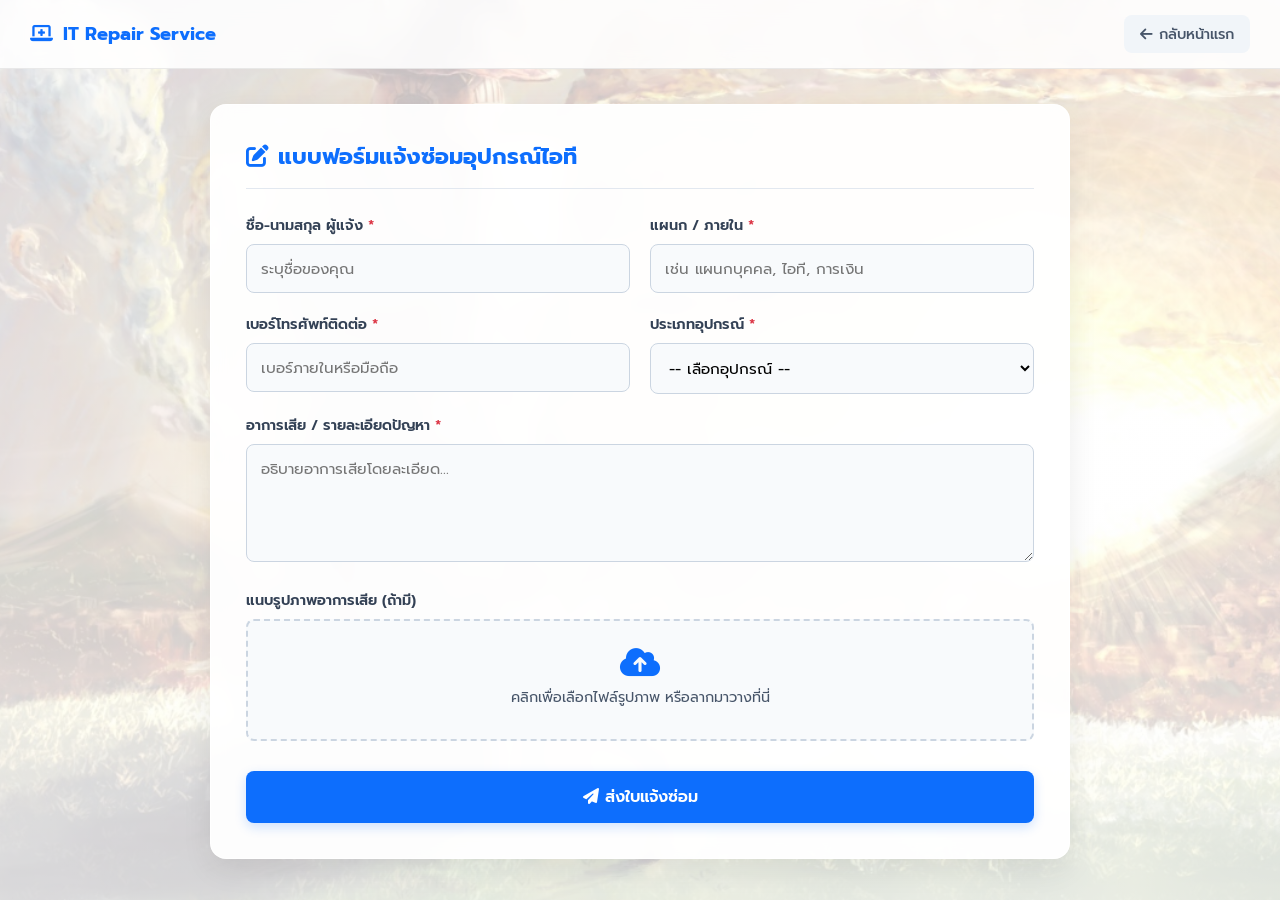
<file: index.html>
<!DOCTYPE html>
<html lang="th">
<head>
    <meta charset="UTF-8">
    <meta name="viewport" content="width=device-width, initial-scale=1.0">
    <title>ฟอร์มแจ้งซ่อมอุปกรณ์ไอที - IT Repair Service</title>
    <link href="https://fonts.googleapis.com/css2?family=Prompt:wght@300;400;500;600;700&display=swap" rel="stylesheet">
    <link rel="stylesheet" href="https://cdnjs.cloudflare.com/ajax/libs/font-awesome/6.4.0/css/all.min.css">
    <link rel="stylesheet" href="style.css">
    <style>
        * { font-family: 'Prompt', sans-serif; box-sizing: border-box; margin: 0; padding: 0; }
        body {
            background: linear-gradient(rgba(255, 255, 255, 0.75), rgba(255, 255, 255, 0.82)), url('bg.jpg');
            background-size: cover; background-position: center; background-attachment: fixed; min-height: 100vh; color: #2b3445;
        }
        .navbar {
            background: rgba(255, 255, 255, 0.88); backdrop-filter: blur(10px);
            border-bottom: 1px solid rgba(0, 0, 0, 0.08); padding: 15px 30px;
            display: flex; justify-content: space-between; align-items: center; position: sticky; top: 0; z-index: 100;
        }
        .navbar-brand { display: flex; align-items: center; gap: 10px; font-weight: 700; font-size: 1.15rem; color: #0d6efd; }
        .container { max-width: 900px; margin: 35px auto; padding: 0 20px; }
        .form-card {
            background: rgba(255, 255, 255, 0.94); backdrop-filter: blur(10px);
            border-radius: 16px; padding: 35px; box-shadow: 0 10px 30px rgba(0,0,0,0.08); border: 1px solid rgba(255, 255, 255, 0.8);
        }
        .form-header { margin-bottom: 25px; border-bottom: 1px solid #e2e8f0; padding-bottom: 15px; display: flex; justify-content: space-between; align-items: center; }
        .form-header h2 { font-size: 1.4rem; color: #0d6efd; display: flex; align-items: center; gap: 10px; }
        .form-grid { display: grid; grid-template-columns: 1fr 1fr; gap: 20px; }
        .form-group.full-width { grid-column: span 2; }
        .form-group label { display: block; font-size: 0.9rem; font-weight: 600; margin-bottom: 8px; color: #334155; }
        .req { color: #dc3545; }
        .form-input { width: 100%; padding: 12px 14px; border: 1px solid #cbd5e1; border-radius: 8px; font-size: 0.95rem; outline: none; background: #f8fafc; }
        .form-input:focus { border-color: #0d6efd; background: white; box-shadow: 0 0 0 4px rgba(13,110,253,0.15); }
        .file-drop-zone { border: 2px dashed #cbd5e1; background: #f8fafc; border-radius: 8px; padding: 25px; text-align: center; position: relative; cursor: pointer; }
        .file-drop-zone:hover { border-color: #0d6efd; background: #f0f4f9; }
        .file-input { position: absolute; top: 0; left: 0; width: 100%; height: 100%; opacity: 0; cursor: pointer; }
        .form-footer { margin-top: 30px; text-align: right; }
        .btn-submit-form {
            background: #0d6efd; color: white; border: none; padding: 14px 30px; border-radius: 8px; font-size: 1rem; font-weight: 600; cursor: pointer;
            transition: all 0.25s cubic-bezier(0.4, 0, 0.2, 1); box-shadow: 0 4px 12px rgba(13, 110, 253, 0.2);
        }
        .btn-submit-form:hover { background: #0b5ed7; transform: translateY(-2px); }
        .btn-submit-form:active { transform: scale(0.97); }
        .btn-back-home {
            background: #f1f5f9; color: #475569; padding: 8px 16px; border-radius: 8px; text-decoration: none; font-size: 0.9rem; font-weight: 500;
            display: inline-flex; align-items: center; gap: 6px; transition: background 0.2s;
        }
        .btn-back-home:hover { background: #e2e8f0; }
        /* Modal Success */
        .modal-overlay { display: none; position: fixed; top: 0; left: 0; width: 100%; height: 100%; background: rgba(15, 23, 42, 0.6); backdrop-filter: blur(4px); z-index: 1000; justify-content: center; align-items: center; }
        .modal-overlay.active { display: flex; }
        .modal-card { background: white; width: 100%; max-width: 400px; border-radius: 16px; padding: 30px; text-align: center; box-shadow: 0 15px 35px rgba(0,0,0,0.2); }
        .modal-icon { width: 60px; height: 60px; border-radius: 50%; background: #dcfce7; color: #16a34a; font-size: 1.8rem; display: flex; align-items: center; justify-content: center; margin: 0 auto 15px; }
        @media(max-width: 768px) { .form-grid { grid-template-columns: 1fr; } .form-group.full-width { grid-column: span 1; } }
    </style>
</head>
<body>
    <nav class="navbar">
        <div class="navbar-brand"><i class="fa-solid fa-laptop-medical"></i><span>IT Repair Service</span></div>
        <a href="home.html" class="btn-back-home"><i class="fa-solid fa-arrow-left"></i> กลับหน้าแรก</a>
    </nav>

    <div class="container">
        <div class="form-card">
            <div class="form-header">
                <h2><i class="fa-solid fa-pen-to-square"></i> แบบฟอร์มแจ้งซ่อมอุปกรณ์ไอที</h2>
            </div>
            <form id="repairForm" onsubmit="submitRepairForm(event)">
                <div class="form-grid">
                    <div class="form-group">
                        <label>ชื่อ-นามสกุล ผู้แจ้ง <span class="req">*</span></label>
                        <input type="text" id="userName" class="form-input" placeholder="ระบุชื่อของคุณ" required>
                    </div>
                    <div class="form-group">
                        <label>แผนก / ภายใน <span class="req">*</span></label>
                        <input type="text" id="userDept" class="form-input" placeholder="เช่น แผนกบุคคล, ไอที, การเงิน" required>
                    </div>
                    <div class="form-group">
                        <label>เบอร์โทรศัพท์ติดต่อ <span class="req">*</span></label>
                        <input type="text" id="userTel" class="form-input" placeholder="เบอร์ภายในหรือมือถือ" required>
                    </div>
                    <div class="form-group">
                        <label>ประเภทอุปกรณ์ <span class="req">*</span></label>
                        <select id="deviceType" class="form-input" required>
                            <option value="">-- เลือกอุปกรณ์ --</option>
                            <option value="PC / คอมพิวเตอร์ตั้งโต๊ะ">PC / คอมพิวเตอร์ตั้งโต๊ะ</option>
                            <option value="Laptop / โน้ตบุ๊ก">Laptop / โน้ตบุ๊ก</option>
                            <option value="Printer / เครื่องปริ้นเตอร์">Printer / เครื่องปริ้นเตอร์</option>
                            <option value="Network / ระบบเครือข่าย/อินเทอร์เน็ต">Network / ระบบเครือข่าย/อินเทอร์เน็ต</option>
                            <option value="Other / อื่นๆ">Other / อื่นๆ</option>
                        </select>
                    </div>
                    <div class="form-group full-width">
                        <label>อาการเสีย / รายละเอียดปัญหา <span class="req">*</span></label>
                        <textarea id="issueDesc" class="form-input textarea" rows="4" placeholder="อธิบายอาการเสียโดยละเอียด..." required></textarea>
                    </div>
                    <div class="form-group full-width">
                        <label>แนบรูปภาพอาการเสีย (ถ้ามี)</label>
                        <div class="file-drop-zone">
                            <i class="fa-solid fa-cloud-arrow-up file-icon" style="font-size: 2rem; color: #0d6efd; margin-bottom: 8px;"></i>
                            <div style="font-size: 0.9rem; color: #475569;">คลิกเพื่อเลือกไฟล์รูปภาพ หรือลากมาวางที่นี่</div>
                            <input type="file" id="fileUpload" class="file-input" accept="image/*" onchange="document.getElementById('fileNameText').textContent = this.files[0] ? this.files[0].name : ''">
                            <div id="fileNameText" style="margin-top: 6px; font-weight: 600; color: #0d6efd; font-size: 0.85rem;"></div>
                        </div>
                    </div>
                </div>
                <div class="form-footer">
                    <button type="submit" class="btn-submit-form"><i class="fa-solid fa-paper-plane"></i> ส่งใบแจ้งซ่อม</button>
                </div>
            </form>
        </div>
    </div>

    <!-- Modal Success -->
    <div id="successModal" class="modal-overlay">
        <div class="modal-card">
            <div class="modal-icon"><i class="fa-solid fa-check"></i></div>
            <h3 style="color: #1e293b; margin-bottom: 8px;">ส่งใบแจ้งซ่อมสำเร็จ!</h3>
            <p style="color: #64748b; font-size: 0.9rem; margin-bottom: 20px;">เจ้าหน้าที่ได้รับข้อมูลของคุณเรียบร้อยแล้ว สามารถติดตามสถานะได้ทันที</p>
            <button type="button" class="btn-submit-form" style="width: 100%; padding: 10px;" onclick="window.location.href='home.html'">กลับสู่หน้าแรก</button>
        </div>
    </div>

    <script>
        function submitRepairForm(event) {
            event.preventDefault();
            const newReq = {
                id: 'REP-' + Math.floor(1000 + Math.random() * 9000),
                date: new Date().toLocaleDateString('th-TH') + ' ' + new Date().toLocaleTimeString('th-TH', {hour: '2-digit', minute:'2-digit'}),
                name: document.getElementById('userName').value,
                department: document.getElementById('userDept').value,
                tel: document.getElementById('userTel').value,
                device: document.getElementById('deviceType').value,
                issue: document.getElementById('issueDesc').value,
                status: 'รอดำเนินการ'
            };

            const existing = JSON.parse(localStorage.getItem('repairRequests')) || [];
            existing.unshift(newReq);
            localStorage.setItem('repairRequests', JSON.stringify(existing));

            document.getElementById('successModal').classList.add('active');
        }
    </script>
</body>
</html>
</file>
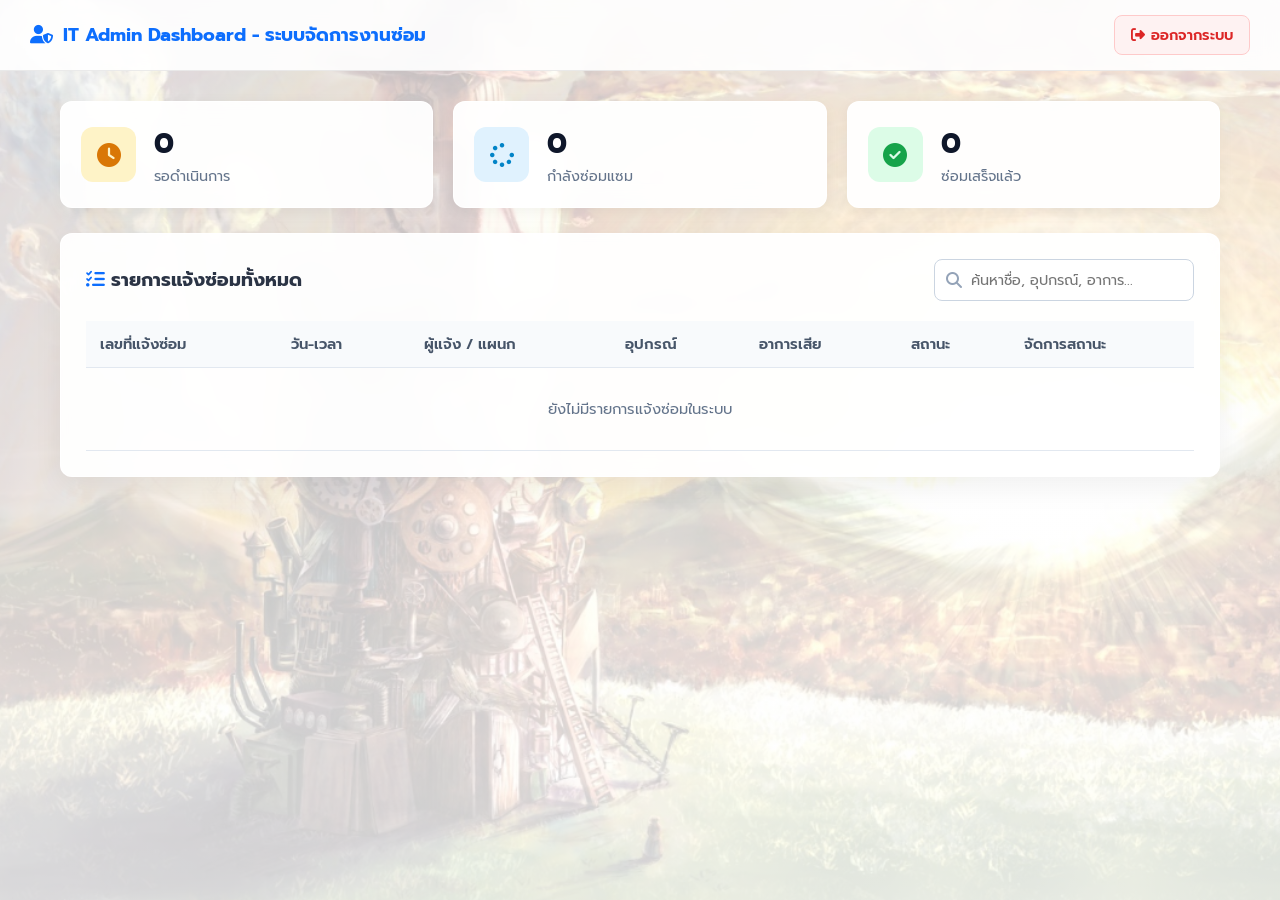
<file: admin.html>
<!DOCTYPE html>
<html lang="th">
<head>
    <meta charset="UTF-8">
    <meta name="viewport" content="width=device-width, initial-scale=1.0">
    <title>IT Admin Dashboard - ระบบจัดการงานซ่อม</title>
    <link href="https://fonts.googleapis.com/css2?family=Prompt:wght@300;400;500;600;700&display=swap" rel="stylesheet">
    <link rel="stylesheet" href="https://cdnjs.cloudflare.com/ajax/libs/font-awesome/6.4.0/css/all.min.css">
    <link rel="stylesheet" href="style.css">
    <style>
        * { font-family: 'Prompt', sans-serif; box-sizing: border-box; margin: 0; padding: 0; }
        body {
            background: linear-gradient(rgba(255, 255, 255, 0.75), rgba(255, 255, 255, 0.82)), url('bg.jpg');
            background-size: cover; background-position: center; background-attachment: fixed; min-height: 100vh; color: #2b3445;
        }
        .navbar {
            background: rgba(255, 255, 255, 0.9); backdrop-filter: blur(10px); border-bottom: 1px solid rgba(0, 0, 0, 0.08);
            padding: 15px 30px; display: flex; justify-content: space-between; align-items: center; position: sticky; top: 0; z-index: 100;
        }
        .navbar-brand { display: flex; align-items: center; gap: 10px; font-weight: 700; font-size: 1.15rem; color: #0d6efd; }
        .container { max-width: 1200px; margin: 30px auto; padding: 0 20px; }
        .stats-grid { display: grid; grid-template-columns: repeat(3, 1fr); gap: 20px; margin-bottom: 25px; }
        .stat-card {
            background: rgba(255, 255, 255, 0.94); backdrop-filter: blur(10px); border-radius: 12px; padding: 20px;
            display: flex; align-items: center; gap: 18px; box-shadow: 0 4px 15px rgba(0,0,0,0.05); border: 1px solid rgba(255,255,255,0.8);
        }
        .stat-icon { width: 55px; height: 55px; border-radius: 12px; display: flex; align-items: center; justify-content: center; font-size: 1.5rem; }
        .stat-icon.yellow { background: #fef3c7; color: #d97706; }
        .stat-icon.blue { background: #e0f2fe; color: #0284c7; }
        .stat-icon.green { background: #dcfce7; color: #16a34a; }
        .stat-info h3 { font-size: 1.8rem; font-weight: 700; color: #0f172a; }
        .stat-info p { color: #64748b; font-size: 0.9rem; }
        .table-card {
            background: rgba(255, 255, 255, 0.94); backdrop-filter: blur(10px); border-radius: 12px; padding: 25px;
            box-shadow: 0 10px 30px rgba(0,0,0,0.06); border: 1px solid rgba(255,255,255,0.8);
        }
        .table-card-header { display: flex; justify-content: space-between; align-items: center; margin-bottom: 20px; flex-wrap: wrap; gap: 15px; }
        .search-box { position: relative; }
        .search-box i { position: absolute; left: 12px; top: 50%; transform: translateY(-50%); color: #94a3b8; }
        .search-box input { padding: 9px 12px 9px 36px; border: 1px solid #cbd5e1; border-radius: 8px; outline: none; width: 280px; font-size: 0.9rem; background: white; }
        .table-responsive { overflow-x: auto; }
        table { width: 100%; border-collapse: collapse; text-align: left; font-size: 0.92rem; }
        th, td { padding: 12px 14px; border-bottom: 1px solid #e2e8f0; }
        th { background: #f8fafc; color: #475569; font-weight: 600; }
        .badge { padding: 4px 10px; border-radius: 20px; font-size: 0.8rem; font-weight: 600; }
        .badge-yellow { background: #fef3c7; color: #b45309; }
        .badge-blue { background: #e0f2fe; color: #0369a1; }
        .badge-green { background: #dcfce7; color: #15803d; }
        .btn-status { background: #f1f5f9; border: 1px solid #cbd5e1; padding: 6px 12px; border-radius: 6px; font-weight: 500; font-size: 0.85rem; cursor: pointer; }
        .btn-status:hover { background: #0d6efd; color: white; border-color: #0d6efd; }
        .btn-logout { background: #fef2f2; color: #dc2626; border: 1px solid #fecaca; padding: 8px 16px; border-radius: 8px; text-decoration: none; font-size: 0.9rem; font-weight: 600; display: inline-flex; align-items: center; gap: 6px; }
        .btn-logout:hover { background: #fee2e2; }
    </style>
</head>
<body>
    <nav class="navbar">
        <div class="navbar-brand"><i class="fa-solid fa-user-shield"></i><span>IT Admin Dashboard - ระบบจัดการงานซ่อม</span></div>
        <a href="home.html" class="btn-logout" onclick="localStorage.removeItem('adminRole')"><i class="fa-solid fa-right-from-bracket"></i> ออกจากระบบ</a>
    </nav>

    <div class="container">
        <!-- Stats Grid -->
        <div class="stats-grid">
            <div class="stat-card">
                <div class="stat-icon yellow"><i class="fa-solid fa-clock"></i></div>
                <div class="stat-info"><h3 id="adminPendingCount">0</h3><p>รอดำเนินการ</p></div>
            </div>
            <div class="stat-card">
                <div class="stat-icon blue"><i class="fa-solid fa-spinner"></i></div>
                <div class="stat-info"><h3 id="adminProgressCount">0</h3><p>กำลังซ่อมแซม</p></div>
            </div>
            <div class="stat-card">
                <div class="stat-icon green"><i class="fa-solid fa-circle-check"></i></div>
                <div class="stat-info"><h3 id="adminDoneCount">0</h3><p>ซ่อมเสร็จแล้ว</p></div>
            </div>
        </div>

        <!-- Table Card -->
        <div class="table-card">
            <div class="table-card-header">
                <h3><i class="fa-solid fa-list-check" style="color: #0d6efd;"></i> รายการแจ้งซ่อมทั้งหมด</h3>
                <div class="search-box">
                    <i class="fa-solid fa-magnifying-glass"></i>
                    <input type="text" id="adminSearchInput" placeholder="ค้นหาชื่อ, อุปกรณ์, อาการ..." oninput="filterAdminTable()">
                </div>
            </div>
            <div class="table-responsive">
                <table>
                    <thead>
                        <tr>
                            <th>เลขที่แจ้งซ่อม</th>
                            <th>วัน-เวลา</th>
                            <th>ผู้แจ้ง / แผนก</th>
                            <th>อุปกรณ์</th>
                            <th>อาการเสีย</th>
                            <th>สถานะ</th>
                            <th>จัดการสถานะ</th>
                        </tr>
                    <thead id="adminTableBody">
                        <!-- ข้อมูลจะถูกโหลดผ่าน JavaScript -->
                    </tbody>
                </table>
            </div>
        </div>
    </div>

    <script>
        document.addEventListener('DOMContentLoaded', () => {
            loadAdminTable();
        });

        function loadAdminTable() {
            const requests = JSON.parse(localStorage.getItem('repairRequests')) || [];
            const tbody = document.getElementById('adminTableBody');
            
            let pending = 0, progress = 0, done = 0;

            if (requests.length === 0) {
                tbody.innerHTML = `<tr><td colspan="7" style="text-align:center; color:#64748b; padding: 30px;">ยังไม่มีรายการแจ้งซ่อมในระบบ</td></tr>`;
            } else {
                tbody.innerHTML = requests.map((item, index) => {
                    if (item.status === 'รอดำเนินการ') pending++;
                    else if (item.status === 'กำลังดำเนินการ') progress++;
                    else if (item.status === 'เสร็จสิ้น') done++;

                    let badgeClass = 'badge-yellow';
                    if (item.status === 'กำลังดำเนินการ') badgeClass = 'badge-blue';
                    if (item.status === 'เสร็จสิ้น') badgeClass = 'badge-green';

                    return `
                        <tr>
                            <td style="font-weight:600; color:#0d6efd;">${item.id}</td>
                            <td style="font-size:0.85rem; color:#64748b;">${item.date}</td>
                            <td><strong>${item.name}</strong><br><span style="font-size:0.8rem; color:#64748b;"><i class="fa-solid fa-building"></i> ${item.department} | TEL: ${item.tel}</span></td>
                            <td><span style="background:#f1f5f9; padding:2px 8px; border-radius:4px; font-size:0.85rem;">${item.device}</span></td>
                            <td>${item.issue}</td>
                            <td><span class="badge ${badgeClass}">${item.status}</span></td>
                            <td>
                                <select class="btn-status" onchange="updateStatus(${index}, this.value)">
                                    <option value="รอดำเนินการ" ${item.status==='รอดำเนินการ'?'selected':''}>รอดำเนินการ</option>
                                    <option value="กำลังดำเนินการ" ${item.status==='กำลังดำเนินการ'?'selected':''}>กำลังดำเนินการ</option>
                                    <option value="เสร็จสิ้น" ${item.status==='เสร็จสิ้น'?'selected':''}>เสร็จสิ้น</option>
                                </select>
                            </td>
                        </tr>
                    `;
                }).join('');
            }

            document.getElementById('adminPendingCount').textContent = pending;
            document.getElementById('adminProgressCount').textContent = progress;
            document.getElementById('adminDoneCount').textContent = done;
        }

        function updateStatus(index, newStatus) {
            const requests = JSON.parse(localStorage.getItem('repairRequests')) || [];
            requests[index].status = newStatus;
            localStorage.setItem('repairRequests', JSON.stringify(requests));
            loadAdminTable();
        }

        function filterAdminTable() {
            const keyword = document.getElementById('adminSearchInput').value.toLowerCase();
            const rows = document.querySelectorAll('#adminTableBody tr');
            rows.forEach(row => {
                const text = row.textContent.toLowerCase();
                row.style.display = text.includes(keyword) ? '' : 'none';
            });
        }
    </script>
</body>
</html>
</file>
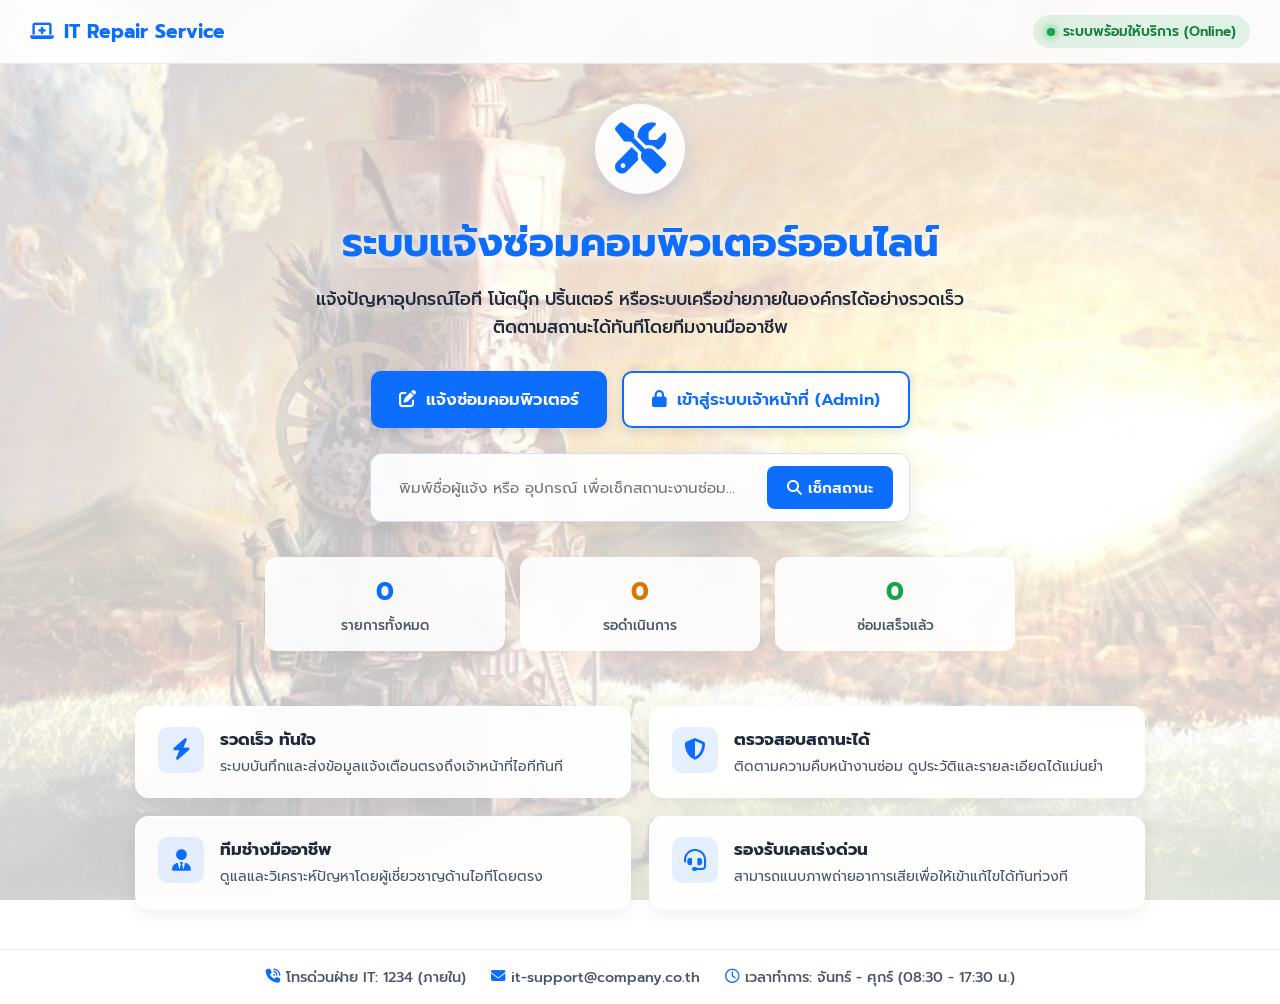
<file: home.html>
<!DOCTYPE html>
<html lang="th">
<head>
    <meta charset="UTF-8">
    <meta name="viewport" content="width=device-width, initial-scale=1.0">
    <title>ระบบแจ้งซ่อมคอมพิวเตอร์ออนไลน์ - IT Repair Service</title>
    <!-- Google Fonts & Font Awesome Icons -->
    <link href="https://fonts.googleapis.com/css2?family=Prompt:wght@300;400;500;600;700&display=swap" rel="stylesheet">
    <link rel="stylesheet" href="https://cdnjs.cloudflare.com/ajax/libs/font-awesome/6.4.0/css/all.min.css">
    <link rel="stylesheet" href="style.css">
    <style>
        * { font-family: 'Prompt', sans-serif; box-sizing: border-box; margin: 0; padding: 0; }
        body {
            background: linear-gradient(rgba(255, 255, 255, 0.72), rgba(255, 255, 255, 0.78)), url('bg.jpg');
            background-size: cover; background-position: center; background-attachment: fixed; background-repeat: no-repeat;
            min-height: 100vh; color: #2b3445; display: flex; flex-direction: column;
        }
        .navbar {
            background: rgba(255, 255, 255, 0.88); backdrop-filter: blur(10px);
            border-bottom: 1px solid rgba(0, 0, 0, 0.08); padding: 15px 30px;
            position: sticky; top: 0; z-index: 100; display: flex; justify-content: space-between; align-items: center;
        }
        .navbar-brand { display: flex; align-items: center; gap: 10px; font-weight: 700; font-size: 1.2rem; color: #0d6efd; }
        .system-status-badge { display: flex; align-items: center; gap: 8px; background: rgba(22, 163, 74, 0.12); color: #15803d; padding: 6px 14px; border-radius: 20px; font-size: 0.85rem; font-weight: 600; }
        .status-dot { width: 8px; height: 8px; background-color: #16a34a; border-radius: 50%; box-shadow: 0 0 8px #16a34a; }
        .hero-section {
            flex: 1; display: flex; flex-direction: column; align-items: center; justify-content: center; text-align: center;
            padding: 40px 20px; max-width: 1050px; margin: 0 auto; width: 100%;
        }
        .hero-icon {
            font-size: 3.2rem; color: #0d6efd; margin-bottom: 18px; background: rgba(255, 255, 255, 0.92);
            width: 90px; height: 90px; display: flex; align-items: center; justify-content: center; border-radius: 50%;
            box-shadow: 0 8px 25px rgba(13, 110, 253, 0.18);
        }
        .hero-title { font-size: 2.5rem; font-weight: 700; color: #0d6efd; margin-bottom: 12px; text-shadow: 0 2px 12px rgba(255, 255, 255, 0.9); }
        .hero-subtitle { font-size: 1.1rem; color: #1e293b; font-weight: 500; margin-bottom: 30px; max-width: 650px; line-height: 1.6; }
        .hero-buttons { display: flex; gap: 15px; flex-wrap: wrap; justify-content: center; margin-bottom: 25px; }
        .btn-main {
            padding: 14px 28px; border-radius: 10px; font-size: 1.05rem; font-weight: 600; text-decoration: none;
            display: flex; align-items: center; gap: 10px; transition: all 0.25s cubic-bezier(0.4, 0, 0.2, 1);
            box-shadow: 0 4px 12px rgba(0, 0, 0, 0.1); cursor: pointer; border: none;
        }
        .btn-main:active { transform: scale(0.96); }
        .btn-primary-custom { background-color: #0d6efd; color: white !important; }
        .btn-primary-custom:hover { background-color: #0b5ed7; transform: translateY(-3px); box-shadow: 0 8px 20px rgba(13, 110, 253, 0.3); }
        .btn-outline-custom { background-color: rgba(255, 255, 255, 0.95); color: #0d6efd !important; border: 2px solid #0d6efd; }
        .btn-outline-custom:hover { background-color: #ffffff; transform: translateY(-3px); box-shadow: 0 8px 20px rgba(13, 110, 253, 0.2); }
        .quick-track-box {
            background: rgba(255, 255, 255, 0.9); backdrop-filter: blur(10px); padding: 12px 16px; border-radius: 12px;
            display: flex; gap: 10px; width: 100%; max-width: 540px; box-shadow: 0 6px 20px rgba(0, 0, 0, 0.07);
            border: 1px solid rgba(13, 110, 253, 0.2); margin-bottom: 35px;
        }
        .quick-track-box input { flex: 1; border: none; background: transparent; padding: 8px 12px; font-size: 0.95rem; outline: none; color: #1e293b; }
        .quick-track-box button { background: #0d6efd; color: white; border: none; padding: 10px 20px; border-radius: 8px; font-weight: 600; font-size: 0.95rem; cursor: pointer; display: flex; align-items: center; gap: 6px; }
        .stats-bar { display: grid; grid-template-columns: repeat(3, 1fr); gap: 15px; width: 100%; max-width: 750px; margin-bottom: 35px; }
        .stat-pill { background: rgba(255, 255, 255, 0.88); backdrop-filter: blur(8px); padding: 15px 20px; border-radius: 12px; box-shadow: 0 4px 15px rgba(0, 0, 0, 0.05); }
        .stat-pill .num { font-size: 1.6rem; font-weight: 700; color: #0d6efd; }
        .stat-pill .num.yellow { color: #d97706; }
        .stat-pill .num.green { color: #16a34a; }
        .stat-pill .label { font-size: 0.85rem; color: #475569; font-weight: 500; margin-top: 4px; }
        .features-grid { display: grid; grid-template-columns: repeat(2, 1fr); gap: 18px; width: 100%; text-align: left; }
        .feature-card {
            background: rgba(255, 255, 255, 0.92); backdrop-filter: blur(10px); padding: 20px 22px; border-radius: 14px;
            box-shadow: 0 6px 18px rgba(0, 0, 0, 0.06); display: flex; align-items: flex-start; gap: 16px; border: 1px solid rgba(255, 255, 255, 0.7);
        }
        .feature-card .icon-wrap {
            width: 46px; height: 46px; border-radius: 10px; background: rgba(13, 110, 253, 0.1); color: #0d6efd;
            display: flex; align-items: center; justify-content: center; font-size: 1.35rem; flex-shrink: 0;
        }
        .feature-card h4 { font-size: 1.05rem; margin-bottom: 4px; color: #1e293b; }
        .feature-card p { font-size: 0.88rem; color: #475569; line-height: 1.5; }
        .helpdesk-footer {
            background: rgba(255, 255, 255, 0.88); backdrop-filter: blur(10px); border-top: 1px solid rgba(0, 0, 0, 0.08);
            padding: 16px 20px; text-align: center; font-size: 0.9rem; color: #475569; display: flex; justify-content: center; gap: 25px; flex-wrap: wrap;
        }
        .helpdesk-footer span { display: inline-flex; align-items: center; gap: 6px; font-weight: 500; }
        .helpdesk-footer i { color: #0d6efd; }
        .modal-overlay {
            display: none; position: fixed; top: 0; left: 0; width: 100%; height: 100%;
            background-color: rgba(15, 23, 42, 0.55); backdrop-filter: blur(5px); z-index: 1000; justify-content: center; align-items: center; padding: 20px;
        }
        .modal-overlay.active { display: flex; }
        .modal-card { background: white; padding: 28px; border-radius: 16px; box-shadow: 0 15px 35px rgba(0, 0, 0, 0.2); width: 100%; max-width: 450px; text-align: left; }
        .modal-card h3 { margin-bottom: 5px; color: #1e293b; font-size: 1.3rem; text-align: center; }
        .modal-card .modal-subtitle { font-size: 0.9rem; color: #64748b; margin-bottom: 20px; text-align: center; }
        .form-group-modal { margin-bottom: 15px; }
        .form-group-modal label { display: block; font-size: 0.9rem; font-weight: 600; margin-bottom: 6px; color: #334155; }
        .modal-card input, .modal-card select { width: 100%; padding: 10px 12px; border: 1px solid #cbd5e1; border-radius: 8px; font-size: 0.95rem; outline: none; }
        .modal-buttons { display: flex; gap: 10px; margin-top: 20px; }
        .modal-buttons button { flex: 1; padding: 11px; border-radius: 8px; font-size: 1rem; font-weight: 600; cursor: pointer; border: none; }
        .btn-confirm { background-color: #0d6efd; color: white; }
        .btn-cancel { background-color: #e2e8f0; color: #475569; }
        .track-result-item { background: #f8fafc; border: 1px solid #e2e8f0; border-radius: 10px; padding: 14px; margin-bottom: 10px; }
        .track-badge { display: inline-block; padding: 3px 10px; border-radius: 12px; font-size: 0.8rem; font-weight: 600; margin-top: 6px; }
        .track-pending { background: #fef3c7; color: #b45309; }
        .track-progress { background: #e0f2fe; color: #0369a1; }
        .track-done { background: #dcfce7; color: #15803d; }
    </style>
</head>
<body>
    <nav class="navbar">
        <div class="navbar-brand"><i class="fa-solid fa-laptop-medical"></i><span>IT Repair Service</span></div>
        <div class="system-status-badge"><span class="status-dot"></span><span>ระบบพร้อมให้บริการ (Online)</span></div>
    </nav>

    <div class="hero-section">
        <div class="hero-icon"><i class="fa-solid fa-screwdriver-wrench"></i></div>
        <h1 class="hero-title">ระบบแจ้งซ่อมคอมพิวเตอร์ออนไลน์</h1>
        <p class="hero-subtitle">แจ้งปัญหาอุปกรณ์ไอที โน้ตบุ๊ก ปริ้นเตอร์ หรือระบบเครือข่ายภายในองค์กรได้อย่างรวดเร็ว ติดตามสถานะได้ทันทีโดยทีมงานมืออาชีพ</p>
        
        <div class="hero-buttons">
            <a href="index.html" class="btn-main btn-primary-custom"><i class="fa-solid fa-pen-to-square"></i> แจ้งซ่อมคอมพิวเตอร์</a>
            <button type="button" onclick="openAdminModal()" class="btn-main btn-outline-custom"><i class="fa-solid fa-lock"></i> เข้าสู่ระบบเจ้าหน้าที่ (Admin)</button>
        </div>

        <div class="quick-track-box">
            <input type="text" id="quickTrackInput" placeholder="พิมพ์ชื่อผู้แจ้ง หรือ อุปกรณ์ เพื่อเช็กสถานะงานซ่อม..." onkeydown="if(event.key==='Enter') trackRepairStatus()">
            <button type="button" onclick="trackRepairStatus()"><i class="fa-solid fa-magnifying-glass"></i> เช็กสถานะ</button>
        </div>

        <div class="stats-bar">
            <div class="stat-pill"><div class="num" id="homeTotalCount">0</div><div class="label">รายการทั้งหมด</div></div>
            <div class="stat-pill"><div class="num yellow" id="homePendingCount">0</div><div class="label">รอดำเนินการ</div></div>
            <div class="stat-pill"><div class="num green" id="homeDoneCount">0</div><div class="label">ซ่อมเสร็จแล้ว</div></div>
        </div>

        <div class="features-grid">
            <div class="feature-card"><div class="icon-wrap"><i class="fa-solid fa-bolt"></i></div><div><h4>รวดเร็ว ทันใจ</h4><p>ระบบบันทึกและส่งข้อมูลแจ้งเตือนตรงถึงเจ้าหน้าที่ไอทีทันที</p></div></div>
            <div class="feature-card"><div class="icon-wrap"><i class="fa-solid fa-shield-halved"></i></div><div><h4>ตรวจสอบสถานะได้</h4><p>ติดตามความคืบหน้างานซ่อม ดูประวัติและรายละเอียดได้แม่นยำ</p></div></div>
            <div class="feature-card"><div class="icon-wrap"><i class="fa-solid fa-user-tie"></i></div><div><h4>ทีมช่างมืออาชีพ</h4><p>ดูแลและวิเคราะห์ปัญหาโดยผู้เชี่ยวชาญด้านไอทีโดยตรง</p></div></div>
            <div class="feature-card"><div class="icon-wrap"><i class="fa-solid fa-headset"></i></div><div><h4>รองรับเคสเร่งด่วน</h4><p>สามารถแนบภาพถ่ายอาการเสียเพื่อให้เข้าแก้ไขได้ทันท่วงที</p></div></div>
        </div>
    </div>

    <footer class="helpdesk-footer">
        <span><i class="fa-solid fa-phone-volume"></i> โทรด่วนฝ่าย IT: 1234 (ภายใน)</span>
        <span><i class="fa-solid fa-envelope"></i> it-support@company.co.th</span>
        <span><i class="fa-regular fa-clock"></i> เวลาทำการ: จันทร์ - ศุกร์ (08:30 - 17:30 น.)</span>
    </footer>

    <!-- Modal Admin Login -->
    <div id="adminModal" class="modal-overlay">
        <div class="modal-card">
            <h3><i class="fa-solid fa-lock" style="color: #0d6efd;"></i> เข้าสู่ระบบเจ้าหน้าที่</h3>
            <p class="modal-subtitle">กรุณาระบุข้อมูลและรหัสผ่านเพื่อเข้าจัดการระบบ</p>
            <div class="form-group-modal">
                <label><i class="fa-solid fa-user-gear"></i> ระดับผู้ใช้งาน</label>
                <select id="adminRole">
                    <option value="it_support">เจ้าหน้าที่ไอที (IT Support)</option>
                    <option value="it_manager">หัวหน้าแผนกไอที (IT Manager)</option>
                </select>
            </div>
            <div class="form-group-modal">
                <label><i class="fa-solid fa-key"></i> รหัสผ่านเจ้าหน้าที่</label>
                <input type="password" id="adminPassword" placeholder="กรอกรหัสผ่าน (เช่น 1234)" onkeydown="if(event.key==='Enter') verifyPassword()">
            </div>
            <div class="modal-buttons">
                <button type="button" class="btn-cancel" onclick="closeAdminModal()">ยกเลิก</button>
                <button type="button" class="btn-confirm" onclick="verifyPassword()">เข้าสู่ระบบ</button>
            </div>
        </div>
    </div>

    <!-- Modal Track Status -->
    <div id="trackModal" class="modal-overlay">
        <div class="modal-card">
            <h3><i class="fa-solid fa-clipboard-list" style="color: #0d6efd;"></i> ผลการตรวจสอบสถานะ</h3>
            <p class="modal-subtitle" id="trackSearchKeyword">รายการที่ค้นหา</p>
            <div id="trackResultList"></div>
            <div class="modal-buttons"><button type="button" class="btn-confirm" onclick="closeTrackModal()">ปิดหน้าต่าง</button></div>
        </div>
    </div>

    <script>
        document.addEventListener('DOMContentLoaded', () => {
            const requests = JSON.parse(localStorage.getItem('repairRequests')) || [];
            document.getElementById('homeTotalCount').textContent = requests.length;
            const done = requests.filter(r => r.status === 'เสร็จสิ้น' || r.status === 'Completed').length;
            document.getElementById('homePendingCount').textContent = requests.length - done;
            document.getElementById('homeDoneCount').textContent = done;
        });

        function trackRepairStatus() {
            const keyword = document.getElementById('quickTrackInput').value.trim().toLowerCase();
            if (!keyword) { alert('กรุณาพิมพ์ชื่อผู้แจ้ง หรือ ชื่ออุปกรณ์ครับ'); return; }
            const requests = JSON.parse(localStorage.getItem('repairRequests')) || [];
            const matched = requests.filter(item => (item.name && item.name.toLowerCase().includes(keyword)) || (item.device && item.device.toLowerCase().includes(keyword)));
            const resultContainer = document.getElementById('trackResultList');
            document.getElementById('trackSearchKeyword').textContent = `คำค้นหา: "${document.getElementById('quickTrackInput').value}" (พบ ${matched.length} รายการ)`;
            if (matched.length === 0) {
                resultContainer.innerHTML = `<p style="text-align:center; color:#64748b; padding: 20px 0;">ไม่พบข้อมูลการแจ้งซ่อม</p>`;
            } else {
                resultContainer.innerHTML = matched.map(item => `
                    <div class="track-result-item">
                        <div style="font-weight: 600; color: #1e293b;">${item.device || '-'} - คุณ${item.name || '-'}</div>
                        <div style="font-size: 0.85rem; color: #475569; margin-top: 3px;">อาการ: ${item.issue || '-'}</div>
                        <span class="track-badge ${item.status === 'เสร็จสิ้น' ? 'track-done' : 'track-pending'}">สถานะ: ${item.status || 'รอดำเนินการ'}</span>
                    </div>
                `).join('');
            }
            document.getElementById('trackModal').classList.add('active');
        }

        function closeTrackModal() { document.getElementById('trackModal').classList.remove('active'); }
        function openAdminModal() { document.getElementById('adminModal').classList.add('active'); document.getElementById('adminPassword').focus(); }
        function closeAdminModal() { document.getElementById('adminModal').classList.remove('active'); document.getElementById('adminPassword').value = ''; }
        function verifyPassword() {
            if (document.getElementById('adminPassword').value === "1234") {
                localStorage.setItem('adminRole', document.getElementById('adminRole').value);
                window.location.href = "admin.html";
            } else { alert("รหัสผ่านไม่ถูกต้อง!"); document.getElementById('adminPassword').value = ''; }
        }
    </script>
</body>
</html>
</file>
<file: style.css>
:root {
    --primary: #0d6efd;
    --primary-hover: #0b5ed7;
    --bg-color: #f4f6f9;
    --card-bg: #ffffff;
    --text-color: #2b3445;
    --text-muted: #6c757d;
    --border-color: #e3e8ee;
    --shadow: 0 10px 30px rgba(0,0,0,0.05);
}

* { box-sizing: border-box; margin: 0; padding: 0; font-family: 'Prompt', sans-serif; }

/* พื้นหลังเว็บไซต์ รองรับทุกหน้าจอ */
body.bg-light, body { 
    background: linear-gradient(rgba(255, 255, 255, 0.75), rgba(255, 255, 255, 0.82)), url('bg.jpg');
    background-size: cover;
    background-position: center;
    background-attachment: fixed;
    color: var(--text-color); 
    min-height: 100vh; 
    display: flex;
    flex-direction: column;
}

/* Navbar */
.navbar { 
    background: rgba(255, 255, 255, 0.9); 
    backdrop-filter: blur(10px);
    border-bottom: 1px solid var(--border-color); 
    padding: 15px 20px; 
    position: sticky; 
    top: 0; 
    z-index: 100; 
}
.nav-container { max-width: 1200px; margin: 0 auto; padding: 0 10px; display: flex; justify-content: space-between; align-items: center; }
.navbar-brand { display: flex; align-items: center; gap: 10px; font-weight: 700; font-size: 1.1rem; color: #0d6efd; }
.brand-icon { width: 40px; height: 40px; background: rgba(13,110,253,0.1); color: var(--primary); border-radius: 10px; display: flex; align-items: center; justify-content: center; font-size: 1.2rem; }

/* Buttons & Smooth Transitions */
.btn-hero-primary, 
.btn-hero-outline, 
.btn-admin-nav, 
.btn-submit-form, 
.btn-status,
.btn-main {
    transition: all 0.25s cubic-bezier(0.4, 0, 0.2, 1) !important;
    cursor: pointer;
}

.btn-hero-primary, .btn-main { background: var(--primary); color: white; padding: 12px 24px; border-radius: 8px; text-decoration: none; font-weight: 600; display: inline-flex; align-items: center; justify-content: center; gap: 8px; border: none; }
.btn-hero-primary:hover, .btn-main:hover { background: var(--primary-hover); transform: translateY(-2px); }
.btn-hero-primary:active, .btn-main:active { transform: scale(0.97) !important; }

.btn-hero-outline { background: white; color: var(--primary); border: 2px solid var(--primary); padding: 12px 24px; border-radius: 8px; font-weight: 600; display: inline-flex; align-items: center; justify-content: center; gap: 8px; }
.btn-hero-outline:hover { background: rgba(13,110,253,0.05); transform: translateY(-2px); }

.btn-back-home { background: #e9ecef; color: #495057; padding: 8px 16px; border-radius: 8px; text-decoration: none; font-size: 0.9rem; font-weight: 500; display: inline-flex; align-items: center; gap: 6px; }
.btn-back-home:hover { background: #dee2e6; }

/* Hero Section */
.hero-wrapper, .hero-section { display: flex; flex-direction: column; align-items: center; justify-content: center; padding: 40px 15px; text-align: center; flex: 1; }
.hero-card { background: rgba(255, 255, 255, 0.95); backdrop-filter: blur(10px); border-radius: 16px; padding: 30px 20px; width: 100%; max-width: 800px; box-shadow: var(--shadow); border: 1px solid var(--border-color); }
.hero-badge { display: inline-block; background: #e7f1ff; color: var(--primary); font-size: 0.85rem; font-weight: 600; padding: 6px 16px; border-radius: 20px; margin-bottom: 20px; }
.hero-heading, .hero-title { font-size: clamp(1.8rem, 4vw, 2.4rem); font-weight: 700; color: #0d6efd !important; margin-bottom: 15px; }
.hero-desc, .hero-subtitle { color: var(--text-muted); font-size: clamp(0.95rem, 2vw, 1.05rem); margin-bottom: 25px; line-height: 1.6; }
.hero-actions, .hero-buttons { display: flex; gap: 15px; justify-content: center; margin-bottom: 30px; flex-wrap: wrap; }
.features-row, .features-grid { display: grid; grid-template-columns: repeat(auto-fit, minmax(260px, 1fr)); gap: 15px; text-align: left; width: 100%; margin-top: 20px; }
.feature-box, .feature-card { background: rgba(255,255,255,0.9); padding: 18px; border-radius: 12px; display: flex; align-items: center; gap: 15px; border: 1px solid var(--border-color); }
.feature-icon, .icon-wrap { font-size: 1.5rem; color: var(--primary); background: #f0f4f9; padding: 12px; border-radius: 10px; display: flex; align-items: center; justify-content: center; min-width: 45px; min-height: 45px; }

/* Form Card */
.container.main-content, .container { width: 100%; max-width: 1000px; margin: 20px auto; padding: 0 15px; }
.form-card { background: rgba(255, 255, 255, 0.95); backdrop-filter: blur(10px); border-radius: 16px; padding: 25px 20px; box-shadow: var(--shadow); border: 1px solid var(--border-color); }
.form-header { margin-bottom: 20px; border-bottom: 1px solid var(--border-color); padding-bottom: 12px; }
.form-header h2 { font-size: 1.3rem; color: #0d6efd; display: flex; align-items: center; gap: 10px; }
.form-grid { display: grid; grid-template-columns: repeat(auto-fit, minmax(280px, 1fr)); gap: 15px; }
.form-group.full-width { grid-column: 1 / -1; }
.form-group label { display: block; font-size: 0.9rem; font-weight: 600; margin-bottom: 8px; color: #334155; }
.req { color: #dc3545; }
.form-input { width: 100%; padding: 12px 14px; border: 1px solid #cbd5e1; border-radius: 8px; font-size: 0.95rem; outline: none; background: #f8fafc; }
.form-input:focus { border-color: var(--primary); background: white; box-shadow: 0 0 0 4px rgba(13,110,253,0.15); }
.form-input.textarea { resize: vertical; }

/* File Upload Dropzone */
.file-drop-zone { border: 2px dashed #cbd5e1; background: #f8fafc; border-radius: 8px; padding: 20px 10px; text-align: center; position: relative; cursor: pointer; }
.file-input { position: absolute; top: 0; left: 0; width: 100%; height: 100%; opacity: 0; cursor: pointer; }
.form-footer { margin-top: 25px; text-align: right; }
.btn-submit-form { background: var(--primary); color: white; border: none; padding: 12px 25px; border-radius: 8px; font-size: 1rem; font-weight: 600; width: 100%; }

/* Admin Dashboard Stats & Tables */
.stats-grid { display: grid; grid-template-columns: repeat(auto-fit, minmax(220px, 1fr)); gap: 15px; margin-bottom: 20px; }
.stat-card { background: rgba(255, 255, 255, 0.95); backdrop-filter: blur(10px); border-radius: 12px; padding: 18px; display: flex; align-items: center; gap: 15px; box-shadow: var(--shadow); }
.table-card { background: rgba(255, 255, 255, 0.95); backdrop-filter: blur(10px); border-radius: 12px; padding: 20px 15px; box-shadow: var(--shadow); }
.table-card-header { display: flex; justify-content: space-between; align-items: center; margin-bottom: 15px; flex-wrap: wrap; gap: 12px; }
.search-box input { width: 100%; max-width: 260px; padding: 8px 12px 8px 34px; border: 1px solid #cbd5e1; border-radius: 8px; }
.table-responsive { width: 100%; overflow-x: auto; -webkit-overflow-scrolling: touch; }
table { width: 100%; min-width: 650px; border-collapse: collapse; text-align: left; font-size: 0.9rem; }
th, td { padding: 10px 12px; border-bottom: 1px solid var(--border-color); }

/* Modal Responsive */
.modal-overlay { display: none; position: fixed; top: 0; left: 0; width: 100%; height: 100%; background: rgba(15, 23, 42, 0.6); backdrop-filter: blur(4px); z-index: 1000; align-items: center; justify-content: center; padding: 15px; }
.modal-overlay.active { display: flex; }
.modal-card { background: white; width: 100%; max-width: 420px; border-radius: 16px; padding: 25px 20px; box-shadow: 0 20px 40px rgba(0,0,0,0.2); }

/* Media Queries สำหรับหน้าจอขนาดเล็ก (มือถือ) */
@media (max-width: 768px) {
    .navbar { padding: 12px 15px; }
    .hero-title { font-size: 1.8rem; }
    .hero-buttons { flex-direction: column; width: 100%; }
    .btn-main, .btn-hero-primary, .btn-hero-outline { width: 100%; justify-content: center; }
    .form-card { padding: 20px 15px; }
    .stats-grid { grid-template-columns: 1fr; }
    .table-card-header { flex-direction: column; align-items: stretch; }
    .search-box input { max-width: 100%; }
    .helpdesk-footer { flex-direction: column; gap: 10px; text-align: center; }
}
</file>
